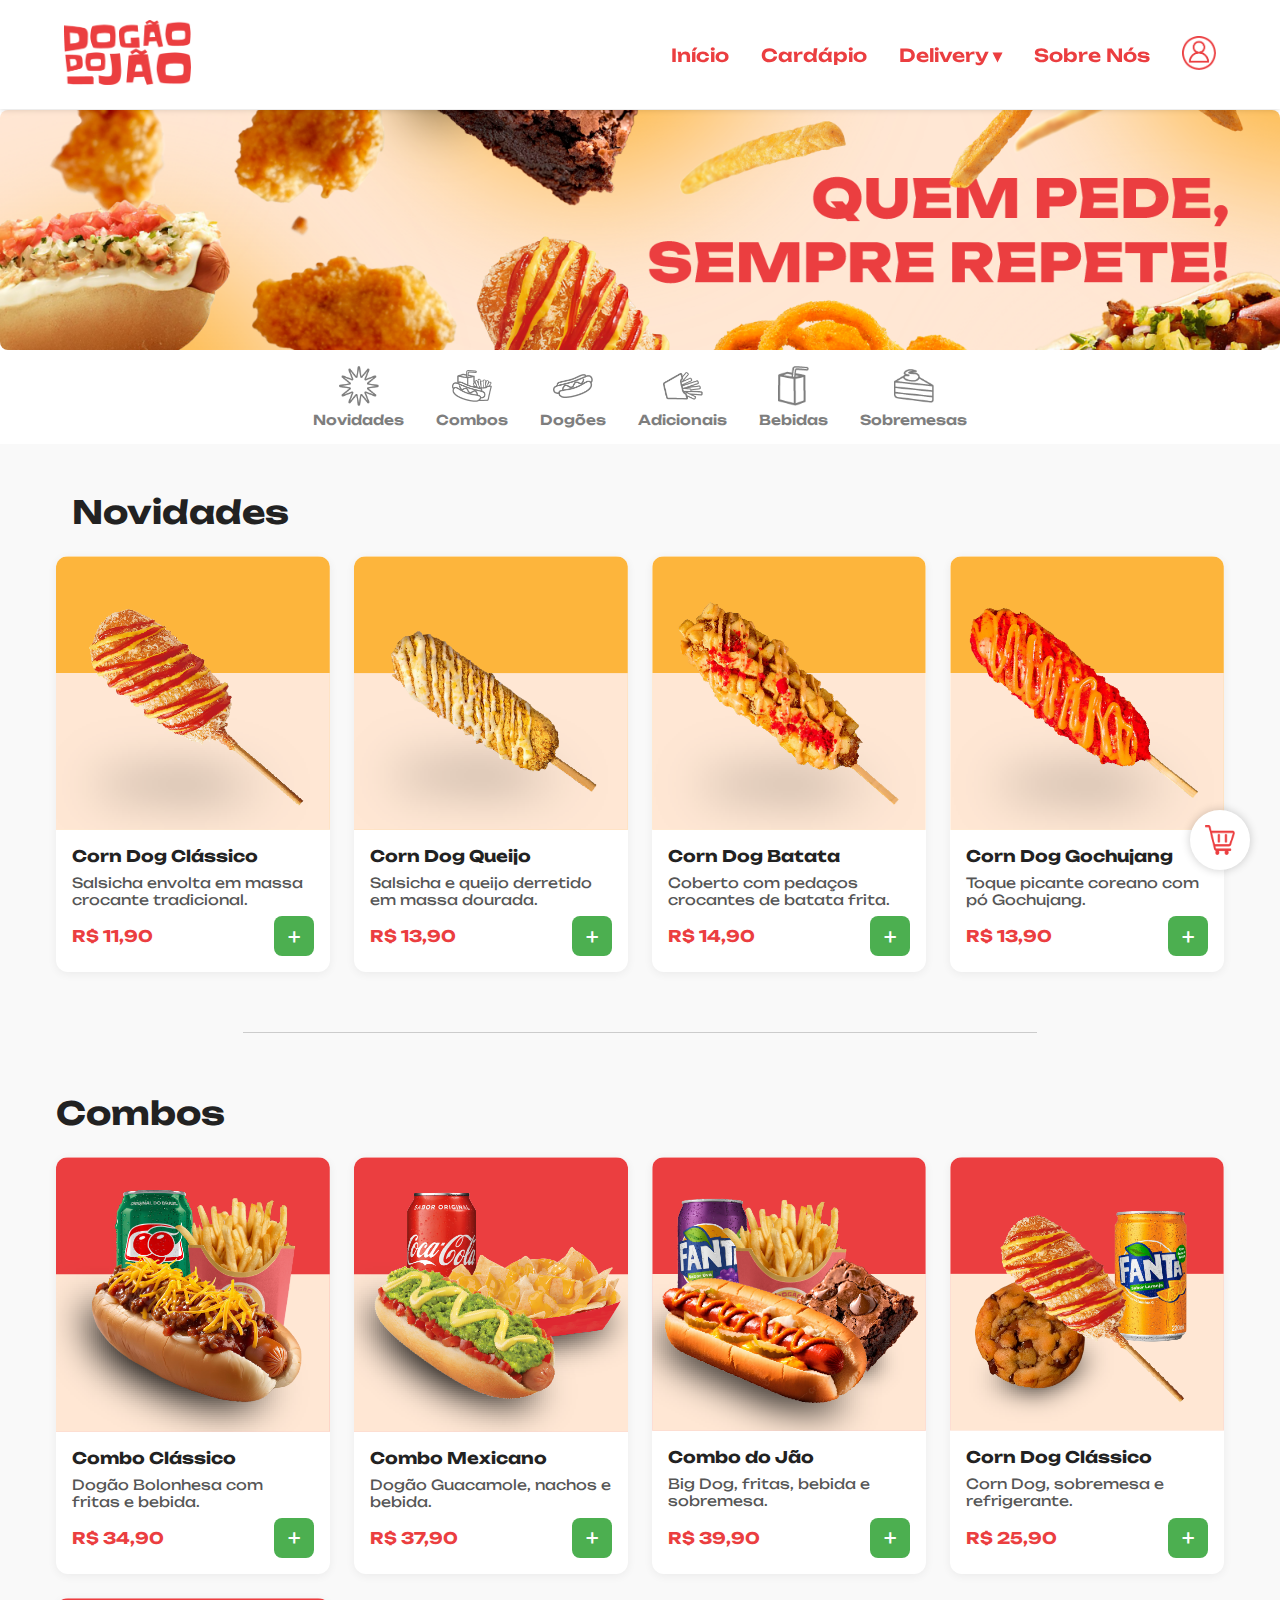
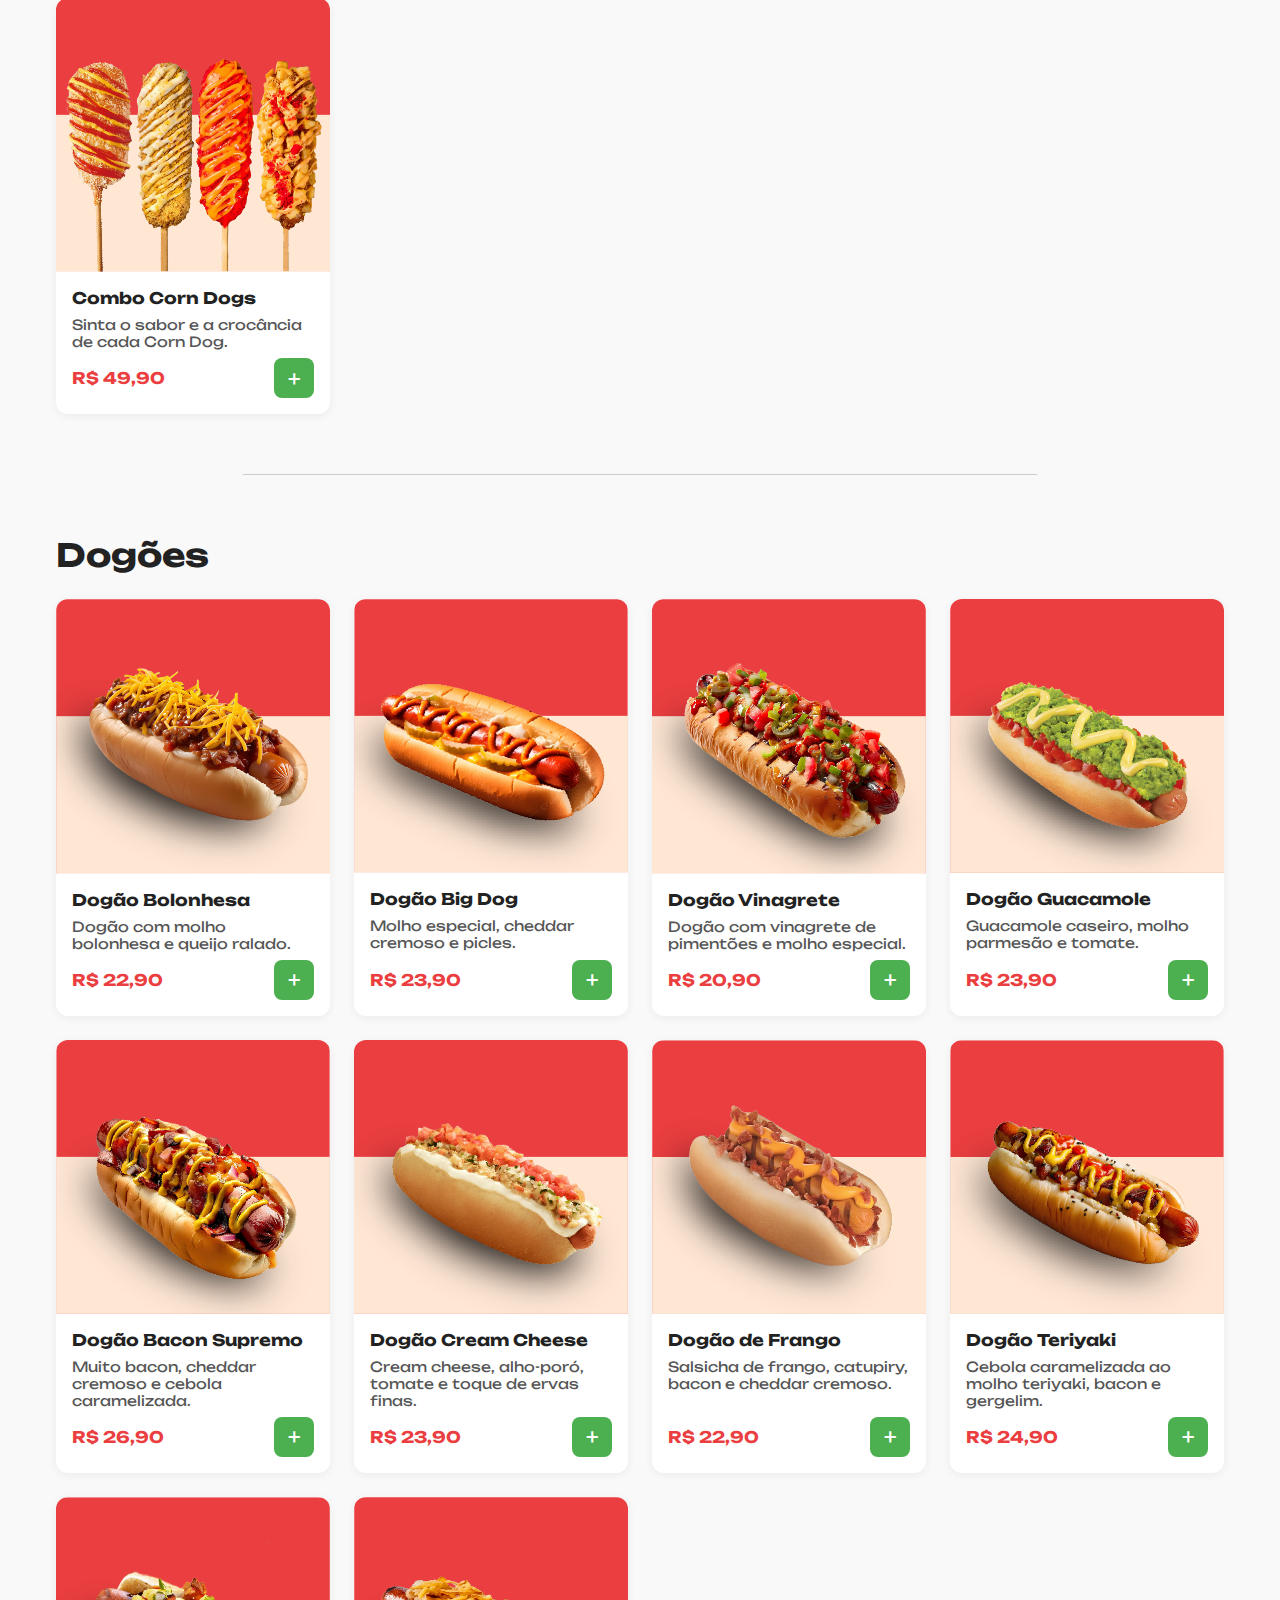
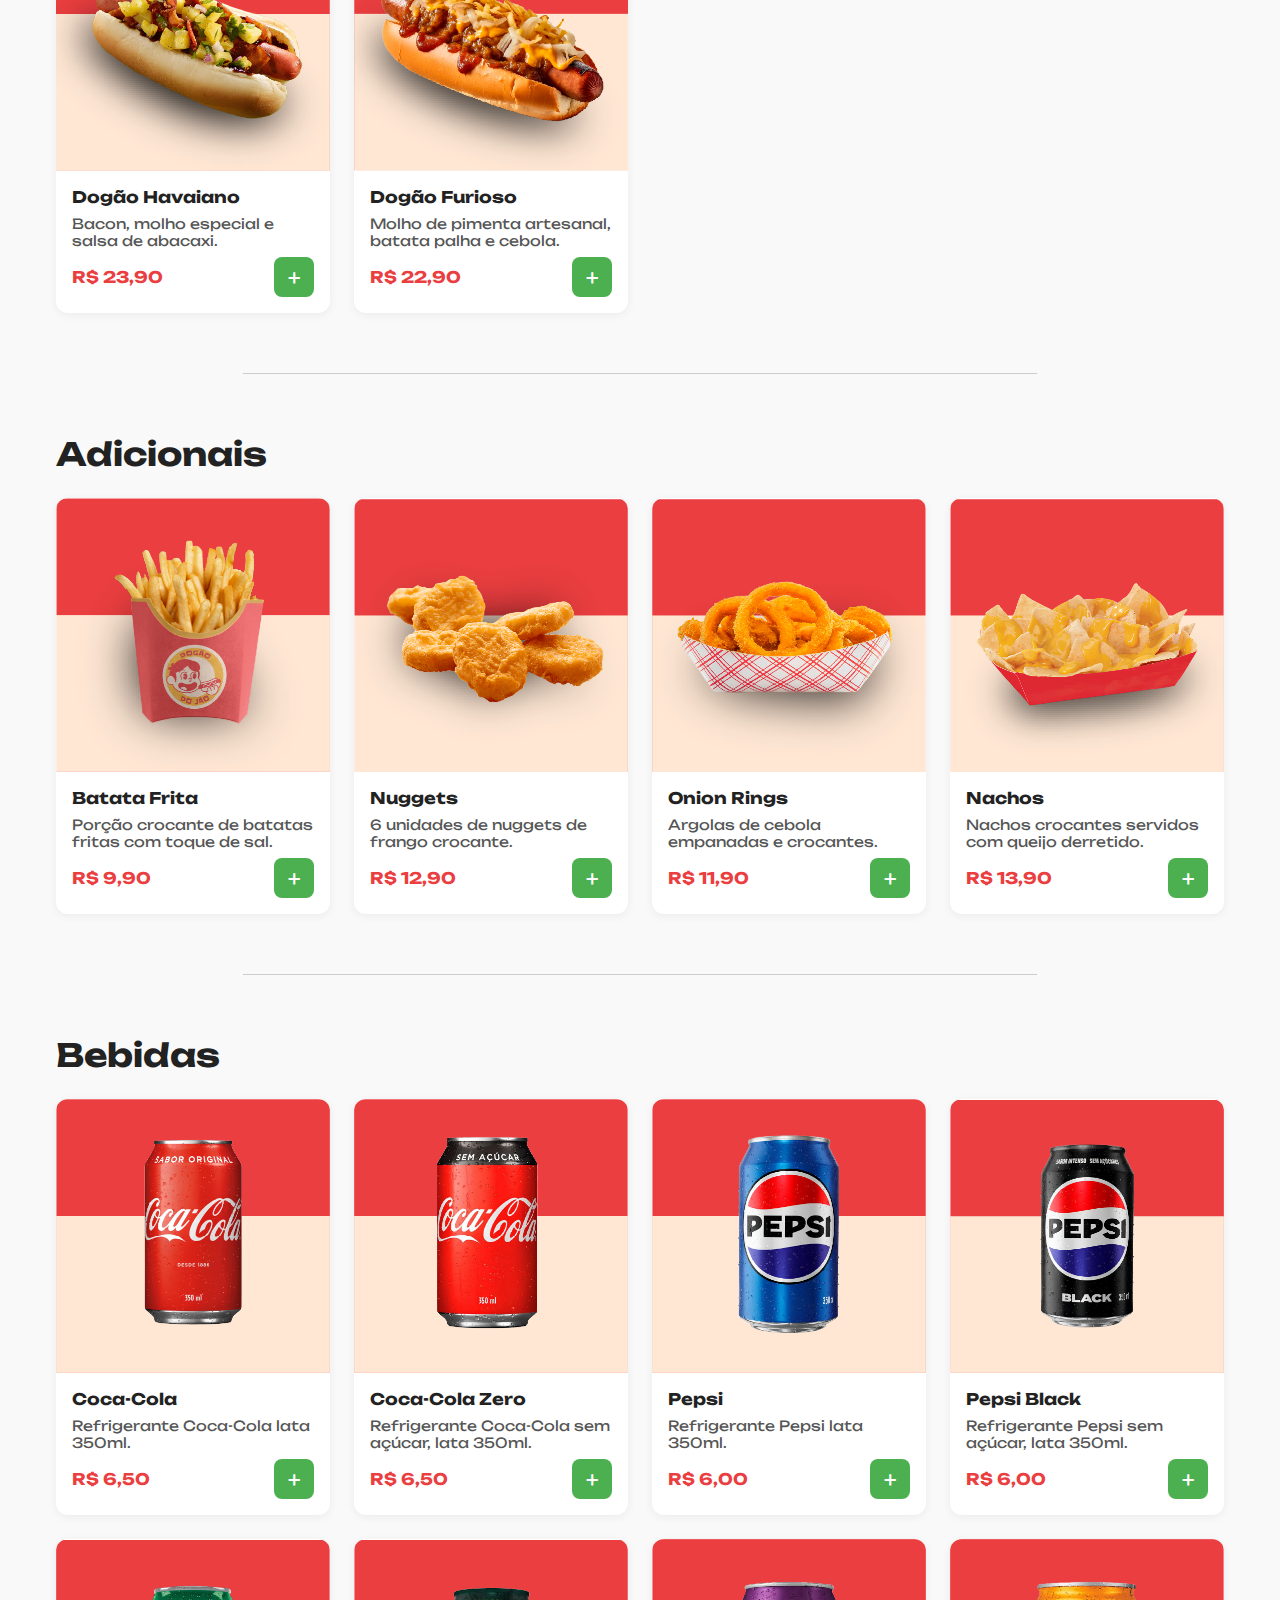
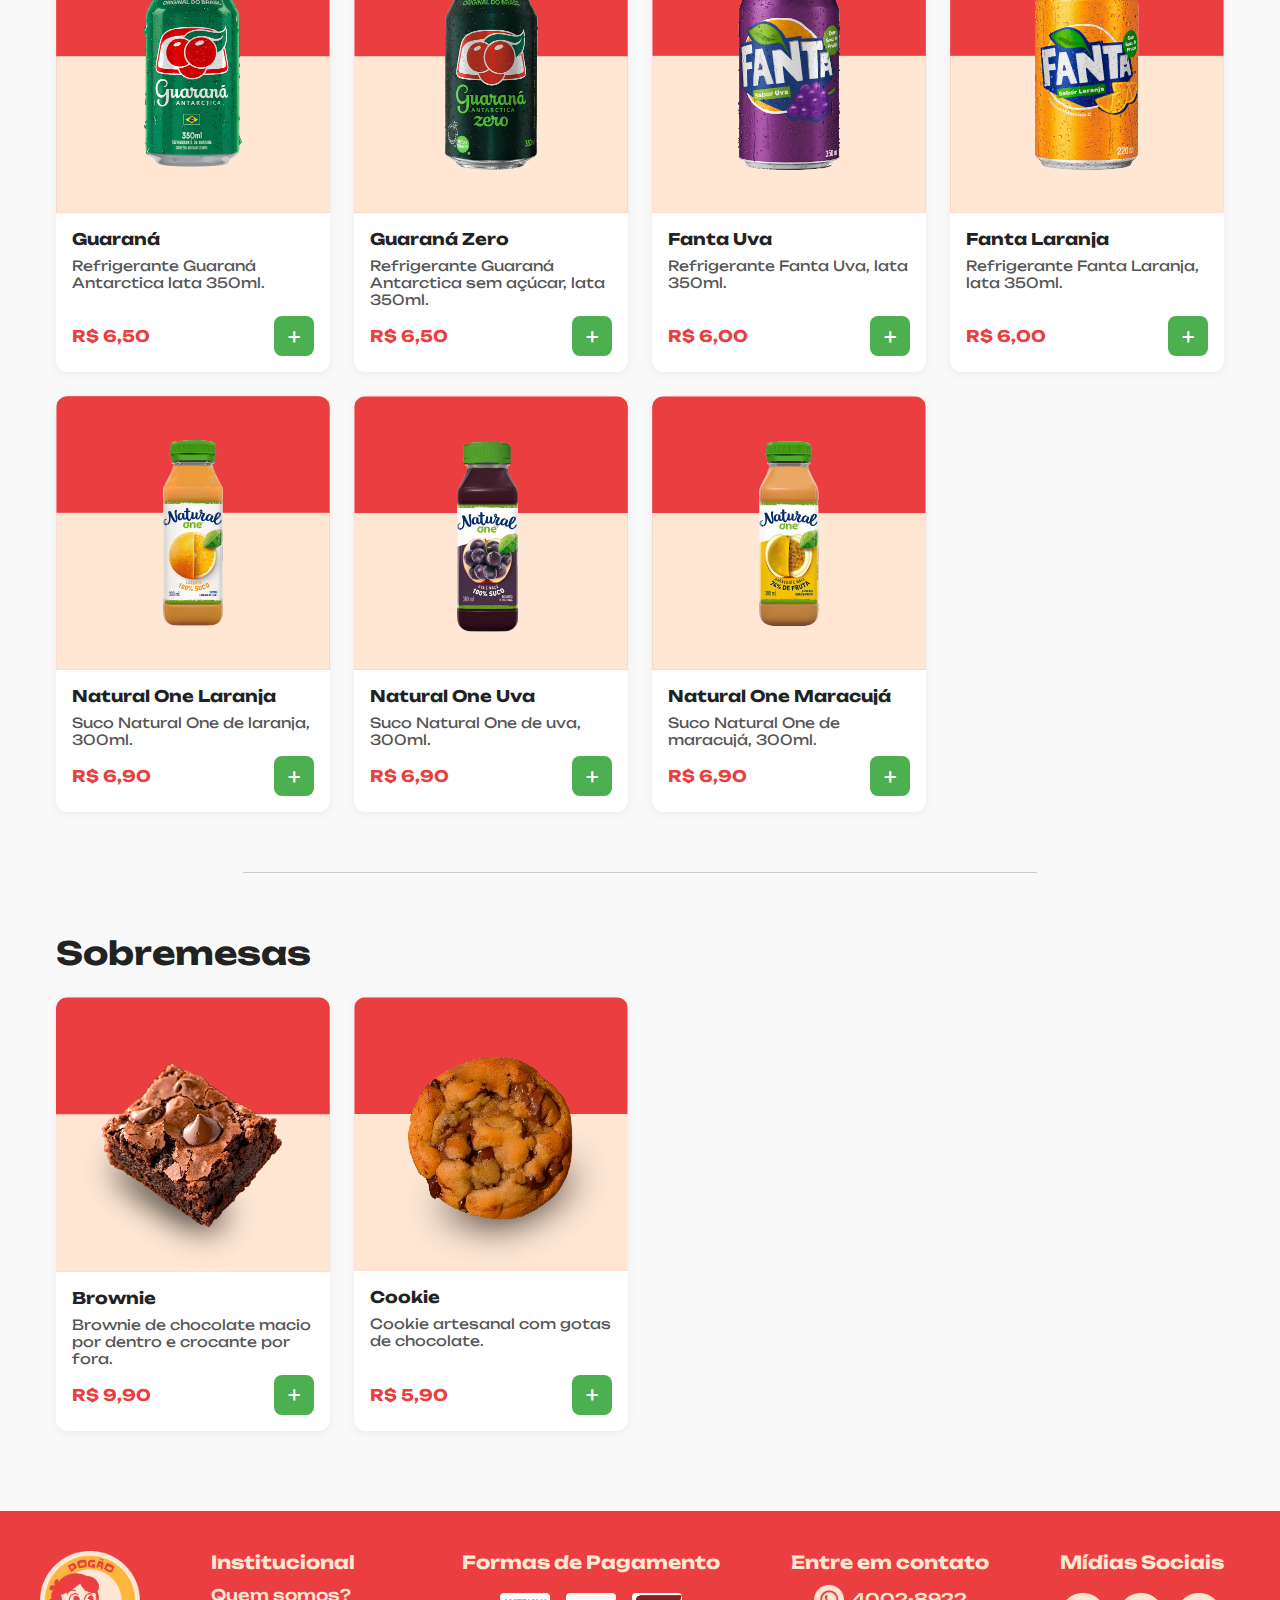
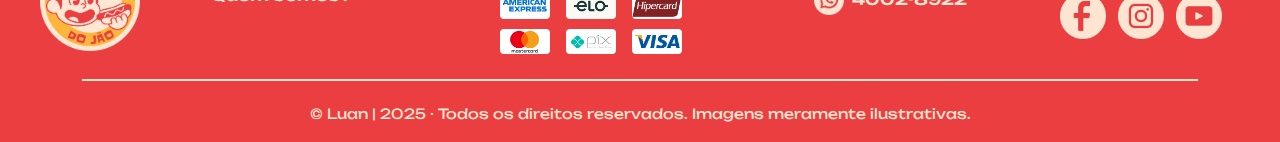
<file: cardapio.html>
<!DOCTYPE html>
<html lang="pt-BR">
<head>
  <meta charset="UTF-8" />
  <meta name="viewport" content="width=device-width, initial-scale=1.0" />
  <title>Cardápio</title>
  <link rel="icon" href="imagens-site/isologo.png">

  <link href="https://fonts.googleapis.com/css2?family=Unbounded:wght@400;700&display=swap" rel="stylesheet" />
  <link rel="stylesheet" href="cardapio.css">
  <link rel="stylesheet" href="estilo.css">
</head>
<body>

 <header class="header">
    <div class="container">

    <div class="logo">
      <a href="index.html">
    <img src="imagens-site/logo-vermelho.png" alt="Logo Dogão do Jão" />
      </a>
    </div>
  
      <!-- Botão hambúrguer -->
      <button class="menu-toggle" aria-label="Abrir menu">
        &#9776;
      </button>
  
      <nav class="nav-links">
        <a href="index.html">Início</a>
        <a href="cardapio.html">Cardápio</a>

        
        <div class="delivery-dropdown">
          <a href="#" id="delivery-toggle">Delivery &#9662;</a> <!-- ▼ -->
          <div class="delivery-menu hidden">
            <a href="https://www.ifood.com.br" target="_blank">iFood</a>
            <a href="https://www.rappi.com.br" target="_blank">Rappi</a>
          </div>
        </div>



        <a href="sobre-nos.html">Sobre Nós</a>
        <div class="icons">
          <a href="login.html" target=>
            <img src="imagens-site/icone-perfil.png" alt="Perfil" class="icon" />
          </a>
        </div>
      </nav>
    </div>
  </header>



  <div class="promo-banner">
    <!-- Banner Desktop -->
    <div class="banner-wrapper banner-desktop">
      <img src="banners-index/banner-cardapio-desktop.png" alt="Banner Cardápio Desktop" class="banner-img" />
    </div>
  
    <!-- Banner Mobile -->
    <div class="banner-wrapper banner-mobile">
      <img src="banners-index/banner-cardapio-mobile.png" alt="Banner Cardápio Mobile" class="banner-img" />
    </div>
  </div>
  
  
  
  


<section class="menu-categorias-wrapper">
  <div class="scroll-btn left">&#8249;</div>



  <div class="menu-categorias" id="categoria-scroll">
    <a href="#novidades" class="categoria">
      <img src="icones-navegacao/novidades-cinza.png" alt="Novidades" />
      <span>Novidades</span>
    </a>
    <a href="#combos" class="categoria">
      <img src="icones-navegacao/combos-cinza.png" alt="Combos" />
      <span>Combos</span>
    </a>
    <a href="#dogoes" class="categoria">
      <img src="icones-navegacao/dogoes-cinza.png" alt="Dogões" />
      <span>Dogões</span>
    </a>
    <a href="#adicionais" class="categoria">
      <img src="icones-navegacao/acompanhamentos-cinza.png" alt="Adicionais" />
      <span>Adicionais</span>
    </a>
    <a href="#bebidas" class="categoria">
      <img src="icones-navegacao/bebidas-cinza.png" alt="Bebidas" />
      <span>Bebidas</span>
    </a>
    <a href="#sobremesas" class="categoria">
      <img src="icones-navegacao/sobremesas-cinza.png" alt="Sobremesas" />
      <span>Sobremesas</span>
    </a>
  </div>

  <div class="scroll-btn right">&#8250;</div>
</section>

      
      <div class="fundo-cardapio">
      <section id="novidades" class="secao-cardapio primeira-secao">
      <section id="novidades" class="secao-cardapio">
        <div class="alinhamento-conteudo">
        <h2>Novidades</h2>
        </div>
        <div class="grid-cardapio">
          
          <div class="item-cardapio">
            <div class="imagem-container">
              <img src="cardápio/novidades/corn-dog-classico.png" alt="Corn Dog Clássico">
            </div>
            <div class="info-produto">
              <h3>Corn Dog Clássico</h3>
              <p class="descricao">Salsicha envolta em massa crocante tradicional.</p>
              <div class="preco-carrinho">
                <span class="preco">R$ 11,90</span>
                 <button class="btn-carrinho">+</button>
              </div>
            </div>
          </div>
      
          <div class="item-cardapio">
            <div class="imagem-container">
              <img src="cardápio/novidades/corn-dog-queijo.png" alt="Corn Dog com Queijo">
            </div>
            <div class="info-produto">
              <h3>Corn Dog Queijo</h3>
              <p class="descricao">Salsicha e queijo derretido em massa dourada.</p>
              <div class="preco-carrinho">
                <span class="preco">R$ 13,90</span>
                <button class="btn-carrinho">🛒</button>
              </div>
            </div>
          </div>
      
          <div class="item-cardapio">
            <div class="imagem-container">
              <img src="cardápio/novidades/corn-dog-batata.png" alt="Corn Dog com Batata">
            </div>
            <div class="info-produto">
              <h3>Corn Dog Batata</h3>
              <p class="descricao">Coberto com pedaços crocantes de batata frita.</p>
              <div class="preco-carrinho">
                <span class="preco">R$ 14,90</span>
                <button class="btn-carrinho">🛒</button>
              </div>
            </div>
          </div>
      
          <div class="item-cardapio">
            <div class="imagem-container">
              <img src="cardápio/novidades/corn-dog-gochujang.png" alt="Corn Dog Gochujang">
            </div>
            <div class="info-produto">
              <h3>Corn Dog Gochujang</h3>
              <p class="descricao">Toque picante coreano com pó Gochujang.</p>
              <div class="preco-carrinho">
                <span class="preco">R$ 13,90</span>
                <button class="btn-carrinho">🛒</button>
              </div>
            </div>
          </div>
      
        </div>
      </section>
    </section>



      <hr class="hr-cardapio" />

      


      <section id="combos" class="secao-cardapio">
        <h2>Combos</h2>
        <div class="grid-cardapio">
          
          <div class="item-cardapio">
            <div class="imagem-container">
              <img src="cardápio/combos/combo-classico.png" alt="Combo Clássico">
            </div>
            <div class="info-produto">
              <h3>Combo Clássico</h3>
              <p class="descricao">Dogão Bolonhesa com fritas e bebida.</p>
              <div class="preco-carrinho">
                <span class="preco">R$ 34,90</span>
                <button class="btn-carrinho">🛒</button>
              </div>
            </div>
          </div>
      
          <div class="item-cardapio">
            <div class="imagem-container">
              <img src="cardápio/combos/combo-mexicano.png" alt="Combo Mexicano">
            </div>
            <div class="info-produto">
              <h3>Combo Mexicano</h3>
              <p class="descricao">Dogão Guacamole, nachos e bebida.</p>
              <div class="preco-carrinho">
                <span class="preco">R$ 37,90</span>
                <button class="btn-carrinho">🛒</button>
              </div>
            </div>
          </div>
      
          <div class="item-cardapio">
            <div class="imagem-container">
              <img src="cardápio/combos/combo-do-jao.png" alt="Combo do Jão">
            </div>
            <div class="info-produto">
              <h3>Combo do Jão</h3>
              <p class="descricao">Big Dog, fritas, bebida e sobremesa.</p>
              <div class="preco-carrinho">
                <span class="preco">R$ 39,90</span>
                <button class="btn-carrinho">🛒</button>
              </div>
            </div>
          </div>
      
          <div class="item-cardapio">
            <div class="imagem-container">
              <img src="cardápio/combos/combo-corn-dog-classico.png" alt="Combo Corn Dog Clássico">
            </div>
            <div class="info-produto">
              <h3>Corn Dog Clássico</h3>
              <p class="descricao">Corn Dog, sobremesa e refrigerante.</p>
              <div class="preco-carrinho">
                <span class="preco">R$ 25,90</span>
                <button class="btn-carrinho">🛒</button>
              </div>
            </div>
          </div>
      
          <div class="item-cardapio">
            <div class="imagem-container">
              <img src="cardápio/combos/combo-corn-dogs.png" alt="Combo Corn Dogs">
            </div>
            <div class="info-produto">
              <h3>Combo Corn Dogs</h3>
              <p class="descricao">Sinta o sabor e a crocância de cada Corn Dog.</p>
              <div class="preco-carrinho">
                <span class="preco">R$ 49,90</span>
                <button class="btn-carrinho">🛒</button>
              </div>
            </div>
          </div>
      
        </div>
      </section>



<hr class="hr-cardapio" />

      
      <section id="dogoes" class="secao-cardapio">
  <h2>Dogões</h2>
  <div class="grid-cardapio">

    <div class="item-cardapio">
      <div class="imagem-container">
        <img src="cardápio/dogoes/dogao-bolonhesa.png" alt="Dogão Bolonhesa">
      </div>
      <div class="info-produto">
        <h3>Dogão Bolonhesa</h3>
        <p class="descricao">Dogão com molho bolonhesa e queijo ralado.</p>
        <div class="preco-carrinho">
          <span class="preco">R$ 22,90</span>
          <button class="btn-carrinho">🛒</button>
        </div>
      </div>
    </div>

    <div class="item-cardapio">
      <div class="imagem-container">
        <img src="cardápio/dogoes/dogao-big-dog.png" alt="Dogão Big Dog">
      </div>
      <div class="info-produto">
        <h3>Dogão Big Dog</h3>
        <p class="descricao">Molho especial, cheddar cremoso e picles.</p>
        <div class="preco-carrinho">
          <span class="preco">R$ 23,90</span>
          <button class="btn-carrinho">🛒</button>
        </div>
      </div>
    </div>

    <div class="item-cardapio">
      <div class="imagem-container">
        <img src="cardápio/dogoes/dogao-vinagrete.png" alt="Dogão Vinagrete">
      </div>
      <div class="info-produto">
        <h3>Dogão Vinagrete</h3>
        <p class="descricao">Dogão com vinagrete de pimentões e molho especial.</p>
        <div class="preco-carrinho">
          <span class="preco">R$ 20,90</span>
          <button class="btn-carrinho">🛒</button>
        </div>
      </div>
    </div>

    <div class="item-cardapio">
      <div class="imagem-container">
        <img src="cardápio/dogoes/dogao-guacamole.png" alt="Dogão Guacamole">
      </div>
      <div class="info-produto">
        <h3>Dogão Guacamole</h3>
        <p class="descricao">Guacamole caseiro, molho parmesão e tomate.</p>
        <div class="preco-carrinho">
          <span class="preco">R$ 23,90</span>
          <button class="btn-carrinho">🛒</button>
        </div>
      </div>
    </div>

    <div class="item-cardapio">
      <div class="imagem-container">
        <img src="cardápio/dogoes/dogao-bacon-supremo.png" alt="Dogão Bacon Supremo">
      </div>
      <div class="info-produto">
        <h3>Dogão Bacon Supremo</h3>
        <p class="descricao">Muito bacon, cheddar cremoso e cebola caramelizada.</p>
        <div class="preco-carrinho">
          <span class="preco">R$ 26,90</span>
          <button class="btn-carrinho">🛒</button>
        </div>
      </div>
    </div>

    <div class="item-cardapio">
      <div class="imagem-container">
        <img src="cardápio/dogoes/dogao-cream-cheese.png" alt="Dogão Cream Cheese">
      </div>
      <div class="info-produto">
        <h3>Dogão Cream Cheese</h3>
        <p class="descricao">Cream cheese, alho-poró, tomate e toque de ervas finas.</p>
        <div class="preco-carrinho">
          <span class="preco">R$ 23,90</span>
          <button class="btn-carrinho">🛒</button>
        </div>
      </div>
    </div>

    <div class="item-cardapio">
      <div class="imagem-container">
        <img src="cardápio/dogoes/dogao-de-frango.png" alt="Dogão de Frango">
      </div>
      <div class="info-produto">
        <h3>Dogão de Frango</h3>
        <p class="descricao">Salsicha de frango, catupiry, bacon e cheddar cremoso.</p>
        <div class="preco-carrinho">
          <span class="preco">R$ 22,90</span>
          <button class="btn-carrinho">🛒</button>
        </div>
      </div>
    </div>

    <div class="item-cardapio">
      <div class="imagem-container">
        <img src="cardápio/dogoes/dogao-teriyaki.png" alt="Dogão Teriyaki">
      </div>
      <div class="info-produto">
        <h3>Dogão Teriyaki</h3>
        <p class="descricao">Cebola caramelizada ao molho teriyaki, bacon e gergelim.</p>
        <div class="preco-carrinho">
          <span class="preco">R$ 24,90</span>
          <button class="btn-carrinho">🛒</button>
        </div>
      </div>
    </div>

    <div class="item-cardapio">
      <div class="imagem-container">
        <img src="cardápio/dogoes/dogao-havaiano.png" alt="Dogão Havaiano">
      </div>
      <div class="info-produto">
        <h3>Dogão Havaiano</h3>
        <p class="descricao">Bacon, molho especial e salsa de abacaxi.</p>
        <div class="preco-carrinho">
          <span class="preco">R$ 23,90</span>
          <button class="btn-carrinho">🛒</button>
        </div>
      </div>
    </div>

    <div class="item-cardapio">
      <div class="imagem-container">
        <img src="cardápio/dogoes/dogao-furioso.png" alt="Dogão Furioso">
      </div>
      <div class="info-produto">
        <h3>Dogão Furioso</h3>
        <p class="descricao">Molho de pimenta artesanal, batata palha e cebola.</p>
        <div class="preco-carrinho">
          <span class="preco">R$ 22,90</span>
          <button class="btn-carrinho">🛒</button>
        </div>
      </div>
    </div>

  </div>
</section>


<hr class="hr-cardapio" />




<section id="adicionais" class="secao-cardapio">
  <h2>Adicionais</h2>
  <div class="grid-cardapio">

    <div class="item-cardapio">
      <div class="imagem-container">
        <img src="cardápio/adicionais/batata-frita.png" alt="Batata Frita">
      </div>
      <div class="info-produto">
        <h3>Batata Frita</h3>
        <p class="descricao">Porção crocante de batatas fritas com toque de sal.</p>
        <div class="preco-carrinho">
          <span class="preco">R$ 9,90</span>
          <button class="btn-carrinho">🛒</button>
        </div>
      </div>
    </div>

    <div class="item-cardapio">
      <div class="imagem-container">
        <img src="cardápio/adicionais/nuggets.png" alt="Nuggets">
      </div>
      <div class="info-produto">
        <h3>Nuggets</h3>
        <p class="descricao">6 unidades de nuggets de frango crocante.</p>
        <div class="preco-carrinho">
          <span class="preco">R$ 12,90</span>
          <button class="btn-carrinho">🛒</button>
        </div>
      </div>
    </div>

    <div class="item-cardapio">
      <div class="imagem-container">
        <img src="cardápio/adicionais/onion-rings.png" alt="Onion Rings">
      </div>
      <div class="info-produto">
        <h3>Onion Rings</h3>
        <p class="descricao">Argolas de cebola empanadas e crocantes.</p>
        <div class="preco-carrinho">
          <span class="preco">R$ 11,90</span>
          <button class="btn-carrinho">🛒</button>
        </div>
      </div>
    </div>

    <div class="item-cardapio">
      <div class="imagem-container">
        <img src="cardápio/adicionais/nachos.png" alt="Nachos">
      </div>
      <div class="info-produto">
        <h3>Nachos</h3>
        <p class="descricao">Nachos crocantes servidos com queijo derretido.</p>
        <div class="preco-carrinho">
          <span class="preco">R$ 13,90</span>
          <button class="btn-carrinho">🛒</button>
        </div>
      </div>
    </div>

  </div>
</section>


<hr class="hr-cardapio" />



<section id="bebidas" class="secao-cardapio">
  <h2>Bebidas</h2>
  <div class="grid-cardapio">

    <div class="item-cardapio">
      <div class="imagem-container">
        <img src="cardápio/bebidas/coca-cola-350ml.png" alt="Coca-Cola 350ml">
      </div>
      <div class="info-produto">
        <h3>Coca-Cola</h3>
        <p class="descricao">Refrigerante Coca-Cola lata 350ml.</p>
        <div class="preco-carrinho">
          <span class="preco">R$ 6,50</span>
          <button class="btn-carrinho">🛒</button>
        </div>
      </div>
    </div>

    <div class="item-cardapio">
      <div class="imagem-container">
        <img src="cardápio/bebidas/coca-cola-zero-350ml.png" alt="Coca-Cola Zero 350ml">
      </div>
      <div class="info-produto">
        <h3>Coca-Cola Zero</h3>
        <p class="descricao">Refrigerante Coca-Cola sem açúcar, lata 350ml.</p>
        <div class="preco-carrinho">
          <span class="preco">R$ 6,50</span>
          <button class="btn-carrinho">🛒</button>
        </div>
      </div>
    </div>

    <div class="item-cardapio">
      <div class="imagem-container">
        <img src="cardápio/bebidas/pepsi-350ml.png" alt="Pepsi 350ml">
      </div>
      <div class="info-produto">
        <h3>Pepsi</h3>
        <p class="descricao">Refrigerante Pepsi lata 350ml.</p>
        <div class="preco-carrinho">
          <span class="preco">R$ 6,00</span>
          <button class="btn-carrinho">🛒</button>
        </div>
      </div>
    </div>

    <div class="item-cardapio">
      <div class="imagem-container">
        <img src="cardápio/bebidas/pepsi-black-350ml.png" alt="Pepsi Black 350ml">
      </div>
      <div class="info-produto">
        <h3>Pepsi Black</h3>
        <p class="descricao">Refrigerante Pepsi sem açúcar, lata 350ml.</p>
        <div class="preco-carrinho">
          <span class="preco">R$ 6,00</span>
          <button class="btn-carrinho">🛒</button>
        </div>
      </div>
    </div>

    <div class="item-cardapio">
      <div class="imagem-container">
        <img src="cardápio/bebidas/guarana-350ml.png" alt="Guaraná 350ml">
      </div>
      <div class="info-produto">
        <h3>Guaraná</h3>
        <p class="descricao">Refrigerante Guaraná Antarctica lata 350ml.</p>
        <div class="preco-carrinho">
          <span class="preco">R$ 6,50</span>
          <button class="btn-carrinho">🛒</button>
        </div>
      </div>
    </div>

    <div class="item-cardapio">
      <div class="imagem-container">
        <img src="cardápio/bebidas/guarana-zero-350ml.png" alt="Guaraná Zero 350ml">
      </div>
      <div class="info-produto">
        <h3>Guaraná Zero</h3>
        <p class="descricao">Refrigerante Guaraná Antarctica sem açúcar, lata 350ml.</p>
        <div class="preco-carrinho">
          <span class="preco">R$ 6,50</span>
          <button class="btn-carrinho">🛒</button>
        </div>
      </div>
    </div>

    <div class="item-cardapio">
      <div class="imagem-container">
        <img src="cardápio/bebidas/fanta-uva-350ml.png" alt="Fanta Uva 350ml">
      </div>
      <div class="info-produto">
        <h3>Fanta Uva</h3>
        <p class="descricao">Refrigerante Fanta Uva, lata 350ml.</p>
        <div class="preco-carrinho">
          <span class="preco">R$ 6,00</span>
          <button class="btn-carrinho">🛒</button>
        </div>
      </div>
    </div>

    <div class="item-cardapio">
      <div class="imagem-container">
        <img src="cardápio/bebidas/fanta-laranja-350ml.png" alt="Fanta Laranja 350ml">
      </div>
      <div class="info-produto">
        <h3>Fanta Laranja</h3>
        <p class="descricao">Refrigerante Fanta Laranja, lata 350ml.</p>
        <div class="preco-carrinho">
          <span class="preco">R$ 6,00</span>
          <button class="btn-carrinho">🛒</button>
        </div>
      </div>
    </div>

    <div class="item-cardapio">
      <div class="imagem-container">
        <img src="cardápio/bebidas/natural-one-laranja-300ml.png" alt="Natural One Laranja 300ml">
      </div>
      <div class="info-produto">
        <h3>Natural One Laranja</h3>
        <p class="descricao">Suco Natural One de laranja, 300ml.</p>
        <div class="preco-carrinho">
          <span class="preco">R$ 6,90</span>
          <button class="btn-carrinho">🛒</button>
        </div>
      </div>
    </div>

    <div class="item-cardapio">
      <div class="imagem-container">
        <img src="cardápio/bebidas/natural-one-uva-300ml.png" alt="Natural One Uva 300ml">
      </div>
      <div class="info-produto">
        <h3>Natural One Uva</h3>
        <p class="descricao">Suco Natural One de uva, 300ml.</p>
        <div class="preco-carrinho">
          <span class="preco">R$ 6,90</span>
          <button class="btn-carrinho">🛒</button>
        </div>
      </div>
    </div>

    <div class="item-cardapio">
      <div class="imagem-container">
        <img src="cardápio/bebidas/natural-one-maracuja-300ml.png" alt="Natural One Maracujá 300ml">
      </div>
      <div class="info-produto">
        <h3>Natural One Maracujá</h3>
        <p class="descricao">Suco Natural One de maracujá, 300ml.</p>
        <div class="preco-carrinho">
          <span class="preco">R$ 6,90</span>
          <button class="btn-carrinho">🛒</button>
        </div>
      </div>
    </div>

  </div>
</section>


<hr class="hr-cardapio" />




<section id="sobremesas" class="secao-cardapio">
  <h2>Sobremesas</h2>
  <div class="grid-cardapio">

    <div class="item-cardapio">
      <div class="imagem-container">
        <img src="cardápio/sobremesas/brownie.png" alt="Brownie">
      </div>
      <div class="info-produto">
        <h3>Brownie</h3>
        <p class="descricao">Brownie de chocolate macio por dentro e crocante por fora.</p>
        <div class="preco-carrinho">
          <span class="preco">R$ 9,90</span>
          <button class="btn-carrinho">🛒</button>
        </div>
      </div>
    </div>

    <div class="item-cardapio">
      <div class="imagem-container">
        <img src="cardápio/sobremesas/cookie.png" alt="Cookie">
      </div>
      <div class="info-produto">
        <h3>Cookie</h3>
        <p class="descricao">Cookie artesanal com gotas de chocolate.</p>
        <div class="preco-carrinho">
          <span class="preco">R$ 5,90</span>
          <button class="btn-carrinho">🛒</button>
        </div>
      </div>
    </div>

  </div>
</section>
</div>
      
      <!-- <div class="dropdown-carrinho" id="dropdownCarrinho">
  <p class="mensagem-vazio">Seu carrinho está vazio</p>
  <ul class="lista-carrinho"></ul>
</div> -->



<button id="btnTopo" class="btn-topo hidden" onclick="voltarAoTopo()">
  <img src="imagens-site/botao-topo.png" alt="Voltar ao topo">
</button>



   <footer class="footer">
    <div class="footer-container">
      <!-- Logo redondo -->
      <div class="footer-logo">
        <img src="imagens-site/isologo.png" alt="Logo Dogão do Jão" />
      </div>
  
      <!-- Coluna: Institucional -->
      <div class="footer-column">
        <h3>Institucional</h3>
        <a href="sobre-nos.html">Quem somos?</a>
      </div>

      <!-- Coluna: Formas de pagamento -->
<div class="footer-column">
  <h3>Formas de Pagamento</h3>
  <div class="payment-logos">
    <img src="formas-de-pagamento/amex.png" alt="Amex" />
    <img src="formas-de-pagamento/elo.png" alt="Elo" />
    <img src="formas-de-pagamento/hipercard.png" alt="Hipercard" />
    <img src="formas-de-pagamento/mastercard.png" alt="Mastercard" />
    <img src="formas-de-pagamento/pix.png" alt="Pix" />
    <img src="formas-de-pagamento/visa.png" alt="Visa" />
  </div>
</div>
  
      <!-- Coluna: Contato -->
    <div class="footer-column contato">
  <h3>Entre em contato</h3>
  
  <a href="https://www.whatsapp.com/?lang=pt_BR" target="_blank">
    <img src="imagens-site/icone-whatsapp.png" alt="WhatsApp" class="footer-icon" />4002-8922
  </a>
</div>
  
      <!-- Coluna: Mídias sociais -->
      <div class="footer-column">
        <h3>Mídias Sociais</h3>
        <div class="social-icons">
          <a href="https://www.facebook.com/senaisp.moocagrafica/" target="_blank"><img src="imagens-site/icone-facebook.png" alt="Facebook" class="social-icon" /></a>
          <a href="https://www.instagram.com/senaigrafica/" target="_blank"><img src="imagens-site/icone-instagram.png" alt="Instagram" class="social-icon" /></a>
          <a href="https://www.youtube.com/c/SenaiGr%C3%A1fica114/featured" target="_blank"><img src="imagens-site/icone-youtube.png" alt="YouTube" class="social-icon" /></a>
        </div>
        <!-- <img src="imagens-site/logo-bege.png" alt="Dogão do Jão" class="logo-pequeno" /> -->
      </div>
    </div>
  
    <hr />
  
    <p class="copyright">
      &copy; Luan | 2025 · Todos os direitos reservados. Imagens meramente ilustrativas.
    </p>
  </footer>


<script src="carrinho.js" defer></script>

<script src="menu.js"></script>













<!-- Carrinho flutuante -->
<button id="botao-carrinho">
  <div class="icone-carrinho">
    <img src="imagens-site/carrinho-compras.png" alt="Carrinho" />
    <span id="contador-carrinho">0</span>
  </div>
</button>

<div id="carrinho">
  <h2>Carrinho</h2>
  <div id="itens"></div>
  <div class="total" id="total">Total: R$ 0,00</div>
  <button id="finalizar" style="display: none;">Finalizar Pedido</button>
  <div id="mensagem-confirmacao"></div>
  <div id="mensagem-vazio" style="display: none;">Seu carrinho está vazio.</div>
</div>



<script src="menu-delivery.js"></script>


<script>
  document.addEventListener("DOMContentLoaded", function () {
    const btnTopo = document.getElementById("btnTopo");

    // Garante que o botão inicie escondido
    btnTopo.classList.add("hidden");

    window.addEventListener("scroll", function () {
      if (window.scrollY > 500) {
        btnTopo.classList.remove("hidden");
      } else {
        btnTopo.classList.add("hidden");
      }
    });
  });

  function voltarAoTopo() {
    window.scrollTo({
      top: 0,
      behavior: 'smooth'
    });
  }
</script>


  

</body>
</html>
</file>
<file: cardapio.css>
body {
    margin: 0;
    font-family: 'Unbounded', sans-serif;
    background-color: #dbdbdb;
    color: #2b2b2b;
  }

  main section {
    padding: 4rem 2rem;
    border-bottom: 1px solid #ddd;
  }
  
  h2 {
    color: #eb3e40;
    font-size: 2rem;
    margin-bottom: 1rem;
    text-align: center;
  }

  /* BANNERS DA TELA DE COMEÇO */

  .promo-banner {
    position: relative;
    width: 100%;
    margin: 0 auto;
  }
  
  .banner-wrapper {
    position: relative;
    display: none;
  }
  
  .banner-img {
    width: 100%;
    height: auto;
    display: block;
    object-fit: cover;
    border-radius: 8px;
  }
  
  /* Mostra só o banner desktop em telas maiores */
  @media (min-width: 769px) {
    .banner-wrapper.banner-desktop {
      display: block;
    }
  }
  
  /* Mostra só o banner mobile em telas menores */
  @media (max-width: 768px) {
    .banner-wrapper.banner-mobile {
      display: block;
    }
  }
  
  
  




  
.menu-categorias-wrapper {
    position: sticky;
    background: #fff;
    z-index: 900;
    padding: 0.5rem 0;
    /* border-bottom: 2px solid #ffe7d4; */
    display: flex;
    align-items: center;
    justify-content: center;
  }
  
  /* Topo ajustável por resolução */
  @media (min-width: 769px) {
    .menu-categorias-wrapper {
      top: 105px; /* altura do header desktop */
    }
  }
  
  @media (max-width: 768px) {
    .menu-categorias-wrapper {
      top: 95px; /* altura do header mobile */
    }
  }
  
  /* Container das categorias */
  .menu-categorias {
    display: flex;
    overflow-x: auto;
    scroll-behavior: smooth;
    gap: 2rem;
    padding: 0.5rem 1rem;
    scrollbar-width: none;
    max-width: 1200px;
    margin: 0 auto;
    justify-content: center; /* Garante o alinhamento horizontal */
    scroll-padding-left: 3rem; /* facilita rolagem até mostrar o início */
  }

  .menu-categorias-wrapper {
    padding-left: 2.5rem;
    padding-right: 2.5rem;
  }
  
  @media (max-width: 768px) {
    .menu-categorias {
      padding-left: 2.5rem; /* ou mais, conforme o botão de scroll */
    }
  }
  
  .menu-categorias::-webkit-scrollbar {
    display: none;
  }
  
  .categoria {
    flex: 0 0 auto;
    display: flex;
    flex-direction: column;
    align-items: center;
    text-decoration: none;
    color: #7e7e7e;
    transition: color 0.2s ease;
  }
  
  .categoria span {
    font-weight: 600;
    font-size: 0.85rem;
    transition: color 0.3s ease;
  }
  
  .categoria:hover span {
    color: #eb3e40;
  }
  
  .categoria img {
    width: 40px;
    height: 40px;
    margin-bottom: 0.3rem;
    object-fit: contain;
  }
  
  /* Hover com troca de imagem */
  .categoria[href="#novidades"]:hover img {
    content: url("icones-navegacao/novidades-vermelho.png");
  }
  .categoria[href="#combos"]:hover img {
    content: url("icones-navegacao/combos-vermelho.png");
  }
  .categoria[href="#dogoes"]:hover img {
    content: url("icones-navegacao/dogoes-vermelho.png");
  }
  .categoria[href="#adicionais"]:hover img {
    content: url("icones-navegacao/acompanhamentos-vermelho.png");
  }
  .categoria[href="#bebidas"]:hover img {
    content: url("icones-navegacao/bebidas-vermelho.png");
  }
  .categoria[href="#sobremesas"]:hover img {
    content: url("icones-navegacao/sobremesas-vermelho.png");
  }
  
  /* Botões de scroll lateral (visíveis só no mobile) */
  .scroll-btn {
    position: absolute;
    top: 50%;
    transform: translateY(-50%);
    z-index: 1001;
    background: rgba(255, 255, 255, 0.95);
    border: none;
    border-radius: 50%;
    width: 32px;
    height: 32px;
    font-size: 1.5rem;
    display: none; /* escondido por padrão */
    align-items: center;
    justify-content: center;
    cursor: pointer;
    box-shadow: 0 0 5px rgba(0,0,0,0.1);
  }
  
  .scroll-btn.left {
    left: 10px;
  }
  
  .scroll-btn.right {
    right: 10px;
  }
  
  /* Ativa os botões de scroll somente no mobile */
  @media (max-width: 768px) {
    .scroll-btn {
      display: flex;
    }
  
    .categoria img {
      width: 32px;
      height: 32px;
    }
  
    .categoria span {
      font-size: 0.75rem;
    }
  }

@media (min-width: 769px) {
  .menu-categorias {
    padding: 0.5rem 0; /* Remove o padding lateral adicionado no mobile */
    justify-content: center;
  }
}

@media (max-width: 768px) {
  .menu-categorias {
    padding-left: 1.0rem; /* espaço para o botão esquerdo */
    justify-content: flex-start; /* Alinha à esquerda no mobile para facilitar scroll */
  }
}















  


.grid-cardapio {
  display: grid;
  grid-template-columns: repeat(auto-fit, minmax(220px, 1fr));
  gap: 1.5rem;
  max-width: 1200px; /* Aumentado para permitir 4 colunas no desktop */
  margin: 0 auto;
  width: 100%;
  padding: 0 1rem;
}

/* .secao-cardapio {
  padding: 2rem 1rem;
  background-color: #f5f5f5;
  border-bottom: 1px solid #ccc;
} */

.hr-cardapio {
  border: none;
  border-top: 1px solid #ccc;
  margin: 60px auto;
  width: 62%;
}

@media (max-width: 768px) {
  .hr-cardapio {
    width: 90%;
  }
}


.secao-cardapio:last-child {
  border-bottom: none;
}

.secao-cardapio {
  scroll-margin-top: 250px;
}

.secao-cardapio h2 {
  padding: 0 1rem;
  max-width: 1200px;
  margin: 0 auto 1.5rem auto;
  color: #222;
  text-align: left;
}

.alinhamento-conteudo {
  max-width: 1200px;
  margin: 0 auto;
  padding: 0 1rem;
}

.secao-cardapio hr {
  border: none;
  border-top: 1px solid #ccc;
  margin: 1rem 0;
  max-width: 1200px;
  margin-left: auto;
  margin-right: auto;
}


.item-cardapio {
  background-color: #fff;
  border-radius: 12px;
  box-shadow: 0 2px 10px rgba(0,0,0,0.06);
  overflow: hidden;
  display: flex;
  flex-direction: column;
  max-width: 280px; /* ou 300px, ajuste conforme preferir */
  margin: 0 auto; /* centraliza quando não há 4 por linha */
}

@media (min-width: 1024px) {
  .grid-cardapio {
    grid-template-columns: repeat(4, 1fr);
  }
}

.imagem-container {
  width: 100%;
  max-width: 546px;
  margin: 0 auto;
  background-color: #ffffff;
  display: flex;
  justify-content: center;
  align-items: center;
  height: auto;
  aspect-ratio: 1 / 1; /* Mantém formato quadrado */
}

.imagem-container img {
  width: 100%;
  height: 100%;
  object-fit: contain; /* Garante que não corte a imagem */
  display: block;
}


.info-produto {
  padding: 1rem;
  display: flex;
  flex-direction: column;
  gap: 0.5rem;
}

.info-produto h3 {
  margin: 0;
  font-size: 1rem;
  font-weight: bold;
  color: #222;
}

.descricao {
  font-size: 0.875rem;
  color: #555;
}

.preco-carrinho {
  display: flex;
  justify-content: space-between;
  align-items: center;
}

.preco {
  font-size: 1rem;
  font-weight: bold;
  color: #eb3e40;
}

.btn-carrinho {
  background: none;
  border: none;
  font-size: 1.2rem;
  cursor: pointer;
  color: #eb3e40;
  transition: transform 0.2s ease;
}

.btn-carrinho:hover {
  transform: scale(1.1);
}

@media (max-width: 600px) {
  .grid-cardapio {
    grid-template-columns: repeat(2, 1fr);
  }
}

.fundo-cardapio {
  background-color: #f9f9f9;
  padding: 50px 0 80px 0; /* topo, lados e base */
}


.fundo-cardapio {
  background-color: #f9f9f9; /* Cinza bem clarinho */
  padding-top: 3rem; /* Para dar um pequeno espaço após o menu de categorias */
}





.item-cardapio {
  height: 100%;
}

.info-produto {
  flex-grow: 1; /* preenche o espaço restante */
  display: flex;
  flex-direction: column;
  justify-content: space-between;
}

.preco-carrinho {
  display: flex;
  justify-content: space-between;
  align-items: center;
  margin-top: auto;
}









/* Botão flutuante do carrinho */
#botao-carrinho {
  position: fixed;
  bottom: 30px;
  right: 30px;
  background: white;
  border: none;
  border-radius: 50%;
  width: 60px;
  height: 60px;
  box-shadow: 0 0 10px rgba(0,0,0,0.2);
  cursor: pointer;
  z-index: 1000;
  display: flex;
  align-items: center;
  justify-content: center;
}

/* Ícone do carrinho */
#botao-carrinho img {
  width: 30px;
  height: 30px;
}

/* Contador em forma de bolinha */
#contador-carrinho {
  position: absolute;
  top: 12px; /* você pode ajustar fino aqui */
  right: 12px; /* e aqui também */
  background-color: #e53935;
  color: white;
  font-size: 13px;
  font-weight: bold;
  min-width: 28px;
  height: 17px;
  border-radius: 50%;
  display: none; /* ou block/flex quando visível */
  box-shadow: 0 0 5px rgba(0, 0, 0, 0.3);

  display: flex;
  justify-content: center;
  align-items: center;

  line-height: 1;
  padding: 0 6px; /* para adaptar a largura com números de 2 ou 3 dígitos */
  transform: translate(5px, 1px); /* esse é o segredo para centralizar finamente */
}



/* Carrinho (janela flutuante) */
#carrinho {
  display: none;
  position: fixed;
  right: 20px;
  bottom: 100px;
  background: white;
  border: 1px solid #ccc;
  padding: 20px;
  max-width: 700px;
  z-index: 1000;
  box-shadow: 0 0 20px rgba(0,0,0,0.2);
}

/* Título do carrinho */
#carrinho h2 {
  font-family: 'Unbounded', sans-serif;
  font-size: 20px;
  margin-bottom: 12px;
  color: #222;
}

/* Itens do carrinho */
#itens .item {
  display: flex;
  justify-content: space-between;
  align-items: center;
  margin-bottom: 8px;
  font-size: 14px;
  color: #d83b3b;
  word-break: normal;
  white-space: nowrap;
  overflow: hidden;
  text-overflow: ellipsis;
}

#itens .item span:first-child {
  max-width: 65%;
  overflow: hidden;
  text-overflow: ellipsis;
  white-space: nowrap;
}

#itens .item span:last-child {
  font-weight: bold;
  min-width: 70px;
  text-align: right;
}

/* Total */
.total {
  font-weight: bold;
  font-size: 16px;
  margin-top: 12px;
  font-family: 'Unbounded', sans-serif;
  color: #000;
}

/* Botão finalizar pedido */
#finalizar {
  margin-top: 16px;
  background-color: #4CAF50;
  color: white;
  border: none;
  padding: 10px 16px;
  border-radius: 8px;
  cursor: pointer;
  font-family: 'Unbounded', sans-serif;
  font-size: 14px;
  width: 100%;
  transition: background-color 0.3s;
}

#finalizar:hover {
  background-color: #3e9343;
}

/* Mensagem de confirmação */
#mensagem-confirmacao {
  margin-top: 16px;
  background-color: #e6ffe6;
  border-left: 5px solid #4CAF50;
  padding: 10px;
  font-family: 'Unbounded', sans-serif;
  font-size: 14px;
  color: #333;
  display: none;
}

.icone-carrinho {
  position: relative;
  width: 30px;
  height: 30px;
}

#contador-carrinho {
  position: absolute;
  top: -6px;
  right: -6px;
  background-color: #e53935;
  color: white;
  font-size: 11px;
  font-weight: bold;
  padding: 2px 6px;
  border-radius: 50%;
  display: none;
  line-height: 1;
  min-width: 18px;
  text-align: center;
}

#contador-carrinho {
  font-family: 'Unbounded', sans-serif;
}

.btn-carrinho {
  font-family: 'Unbounded', sans-serif;
  font-size: 20px;
  width: 40px;
  height: 40px;
  border: none;
  border-radius: 8px;
  color: white;
  cursor: pointer;
  transition: background-color 0.3s;
}

.btn-carrinho.adicionar {
  background-color: #4CAF50; /* verde */
}

.btn-carrinho.remover {
  background-color: #e53935; /* vermelho */
}
</file>
<file: estilo.css>
* {
  margin: 0;
  padding: 0;
  box-sizing: border-box;
}

body {
  font-family: "Unbounded", sans-serif;
  background-color: #ffffff;
  color: #eb3e40;
  padding-top: 110px;
}

.header {
  background-color: #ffffff;
  padding: 20px 0;
  width: 100%;
  position: fixed;
  top: 0;
  left: 0;
  z-index: 1000;
  box-shadow: 0 2px 5px rgba(0, 0, 0, 0.1);
}

/* .carrinho-wrapper {
  position: relative;
  display: inline-block;
}

#contador-carrinho {
  position: absolute;
  top: -5px;
  right: -5px;
  background-color: #eb3e40;
  color: white;
  font-size: 12px;
  font-weight: bold;
  border-radius: 50%;
  padding: 2px 6px;
  min-width: 18px;
  text-align: center;
}

.btn-carrinho.adicionado {
  background-color: #eb3e40;
  color: white;
  border-radius: 4px;
} */

.delivery-dropdown {
  position: relative;
  display: inline-block;
}

.delivery-menu {
  position: absolute;
  background-color: white;
  border: 1px solid #ddd;
  border-radius: 8px;
  padding: 1rem 1.5rem;
  display: flex;
  flex-direction: column;
  gap: 1rem;
  top: 100%;
  left: 0;
  z-index: 10;
  box-shadow: 0 4px 10px rgba(0,0,0,0.1);
  min-width: 75px;
}

.delivery-menu a {
  text-decoration: none;
  color: #eb3e40;
  font-weight: bold;
  font-size: 1rem;
  padding: 0.5rem 0;
}

.delivery-menu a:hover {
  text-decoration: underline;
}

.hidden {
  display: none;
}

.container {
  max-width: 1200px;
  margin: 0 auto;
  padding: 0 24px;
  display: flex;
  align-items: center;
  justify-content: space-between;
  flex-wrap: wrap;
}

.logo img {
  height: 65px;
}

/* Navegação */
.nav-links {
  display: flex;
  gap: 32px;
  align-items: center;
  justify-content: center;
}

.nav-links a {
  text-decoration: none;
  color: #eb3e40;
  font-weight: 600;
  font-size: 18px;
  transition: opacity 0.3s ease;
}

.nav-links a:hover {
  opacity: 0.7;
}

.icons {
  display: flex;
  gap: 20px;
}

.icon {
  width: 34px;
  height: 34px;
}

/* Responsivo */
@media (max-width: 768px) {
  .container {
    flex-direction: column;
    align-items: center;
    gap: 16px;
  }
}

/* Botão hambúrguer */
.menu-toggle {
  display: none;
  font-size: 32px;
  background: none;
  border: none;
  cursor: pointer;
  color: #eb3e40;
}

/* Responsivo */
@media (max-width: 795px) {
  .menu-toggle {
    display: block;
    position: absolute;
    right: 24px;
    top: 28px;
    z-index: 1100;
  }

  /* logo do header no modo responsivo */
  .logo img {
    height: 55px; 
  }

  .nav-links {
    display: none;
    flex-direction: column;
    align-items: center; /* esse é só para o mobile */
    gap: 20px;
    background-color: #ffffff;
    width: 100%;
    padding: 20px 0;
  }

  .nav-links.active {
    display: flex;
  }

  .icons {
    flex-direction: row;
    gap: 20px;
    margin-top: 12px;
  }
}



/* Banner Slider */
.banner {
  margin: 0;
  width: 100%;
  max-height: 800px;
  overflow: hidden;
  position: relative;
}

.slider-container {
  position: relative;
  width: 100%;
  height: 100%;
}

.slides {
  display: flex;
  transition: transform 0.5s ease-in-out;
}

.slide {
  min-width: 100%;
  height: auto;
  display: none;
}

.slide.active {
  display: block;
}

.slide img {
  display: block;
  width: 100%;
  height: 100%;
  object-fit: cover;
}


/* Setas arredondadas */
.prev, .next {
  cursor: pointer;
  position: absolute;
  top: 50%;
  width: 48px;
  height: 48px;
  margin-top: -24px;
  color: white;
  font-weight: bold;
  font-size: 24px;
  border-radius: 50%;
  background-color: #fdb53c;
  display: flex;
  align-items: center;
  justify-content: center;
  z-index: 10;
  transition: background-color 0.3s;
  border: 2px solid transparent;
  box-shadow: none;
}

.prev:hover, .next:hover {
  background-color: #fdb53c;
}

.prev {
  left: 20px;
}

.next {
  right: 20px;
}

/* Indicadores (bolinhas) */
.carousel-indicators {
  position: absolute;
  bottom: 20px;
  width: 100%;
  text-align: center;
}

.dot {
  height: 14px;
  width: 14px;
  margin: 0 6px;
  background-color: #fff;
  border-radius: 50%;
  display: inline-block;
  transition: background-color 0.3s ease;
  cursor: pointer;
}

.dot.active {
  background-color: #fdb53c;
}

@media (max-width: 768px) {
  .prev, .next {
    width: 32px;
    height: 32px;
    font-size: 18px;
    margin-top: -16px;
  }

  .dot {
    width: 10px;
    height: 10px;
    margin: 0 4px;
  }

  .carousel-indicators {
    bottom: 12px;
  }
}



/* Seção Delivery */
.delivery-banner {
  position: relative;
  width: 100%;
}

.banner-delivery {
  position: relative;
  display: none;
}

.banner-delivery img {
  width: 100%;
  height: auto;
  display: block;
}

.delivery-buttons {
  position: absolute;
  display: flex;
  gap: 30px;
}

.desktop-buttons {
  top: 80%;
  left: 77%;
  transform: translate(-50%, -50%);
}

.mobile-buttons {
  top: 70%;
  left: 50%;
  transform: translate(-50%, -50%);
}

.delivery-btn {
  background-color: #ffe7d4;
  border-radius: 10px;
  padding: 1.5vw 3vw;
  display: inline-flex;
  align-items: center;
  justify-content: center;
  transition: transform 0.2s ease, box-shadow 0.2s ease;
}

.delivery-btn img {
  width: clamp(90px, 14vw, 160px);
  max-width: 160px;
  min-width: 90px;
  height: auto;
  display: block;
}

.delivery-btn:hover {
  transform: scale(1.05);
  box-shadow: 0 4px 12px rgba(0, 0, 0, 0.2);
}




.promo-banner {
  position: relative;
  width: 100%;
}

.banner-wrapper {
  position: relative;
  display: none;
}

.banner-img {
  width: 100%;
  height: auto;
  display: block;
}

.app-buttons {
  position: absolute;
  display: flex;
  flex-direction: column;
  gap: 18px;
  align-items: flex-start;
}

.app-desktop-buttons {
  top: 38%;
  left: 58.5%;
  transform: translate(-50%, -50%);
}

.app-mobile-buttons {
  top: 77%;
  left: 45%;
  transform: translate(-50%, -50%);
}

.app-buttons a img {
  width: 12vw;
  max-width: 250px;
  min-width: 100px;
  height: auto;
}

/* Responsividade */
@media (min-width: 769px) {
  .banner-desktop {
    display: block;
  }

  .banner-wrapper.banner-desktop {
    display: block;
  }
}

@media (max-width: 768px) {
  .banner-mobile {
    display: block;
  }

  .banner-wrapper.banner-mobile {
    display: block;
  }

  .delivery-btn {
    padding: 2vw 4vw;
  }

  .delivery-buttons {
    gap: 12px;
    position: absolute;
    top: 73%;
    left: 80%;
    transform: translate(-50%, -50%);
    display: flex;
    flex-direction: column; /* <-- essa linha faz empilhar */
    align-items: center;     /* para centralizar os botões */
  }

  .delivery-btn img {
    width: 12vw;
    max-width: 120px;
    min-width: 70px;
    height: auto;
  }

  .app-buttons {
    align-items: center;
    justify-content: center;
    width: 100%;
  }

  .app-buttons a img {
    width: 25vw;
    max-width: 140px;
    min-width: 100px;
  }
}






.btn-topo {
  position: fixed;
  bottom: 30px;
  left: 30px;
  background-color: #eb3e40;
  border: none;
  border-radius: 50%;
  padding: 12px;
  cursor: pointer;
  z-index: 1000;
  box-shadow: 0 8px 20px rgba(0, 0, 0, 0.2);
  transition: opacity 0.3s ease;
}

.btn-topo img {
  width: 24px;
  height: 24px;
  filter: brightness(0) invert(1); /* deixa o ícone branco */
}

.hidden {
  display: none !important;
}





.footer {
  background-color: #eb3e40;
  color: #ffe7d4;
  padding: 40px 20px 20px;
  font-family: "Unbounded", sans-serif;
}

.footer-container {
  display: flex;
  justify-content: space-between;
  flex-wrap: wrap;
  max-width: 1200px;
  margin: 0 auto;
  gap: 32px;
}

.footer-logo img {
  height: 100px;
}

.footer-column {
  display: flex;
  flex-direction: column;
  gap: 8px;
  min-width: 180px;
}

.footer-column h3 {
  font-size: 18px;
  margin-bottom: 4px;
  color: #ffe7d4;
}

.footer-column a {
  text-decoration: none;
  color: #ffe7d4;
  font-weight: 500;
  transition: opacity 0.3s;
}

.footer-column a:hover {
  opacity: 0.8;
}

.footer-icon {
  width: 30px;
  vertical-align: middle;
  margin-right: 8px;
}

.social-icons {
  display: flex;
  gap: 12px;
  margin: 8px 0;
}

.social-icon {
  width: 46px;
  height: 46px;
  transition: transform 0.3s;
}

.social-icon:hover {
  transform: scale(1.1);
}

.logo-pequeno {
  width: 150px;
  margin-top: 8px;
}

hr {
  border: none;
  border-top: 2px solid #ffe7d4;
  margin: 24px auto;
  width: 90%;
}

.copyright {
  text-align: center;
  font-size: 14px;
  color: #ffe7d4;
}

.footer-column.contato {
  align-items: center;
  text-align: center;
}

.payment-logos {
  display: grid;
  grid-template-columns: repeat(3, auto);
  justify-content: center; /* Centraliza horizontalmente */
  gap: 10px 16px; /* 8px vertical, 24px horizontal */
  margin-top: 8px;
}

.payment-logos img {
  width: 50px;
  height: auto;
  object-fit: contain;
}



/* Responsivo */
@media (max-width: 768px) {
  .footer-container {
    flex-direction: column;
    align-items: center;
    text-align: center;
  }

  .footer-column {
    align-items: center;
  }

  .footer-logo img {
    height: 160px;
  }

  .logo-pequeno {
    margin-top: 16px;
  }
}


.banner-cardapio {
  width: 100%;
  height: 350px;
  overflow: hidden;
  display: flex;
  justify-content: center;
  align-items: center;
  background-color: #f0f0f0;
}

.banner-cardapio img {
  width: 100%;
  height: 100%;
  object-fit: cover;
}
</file>
